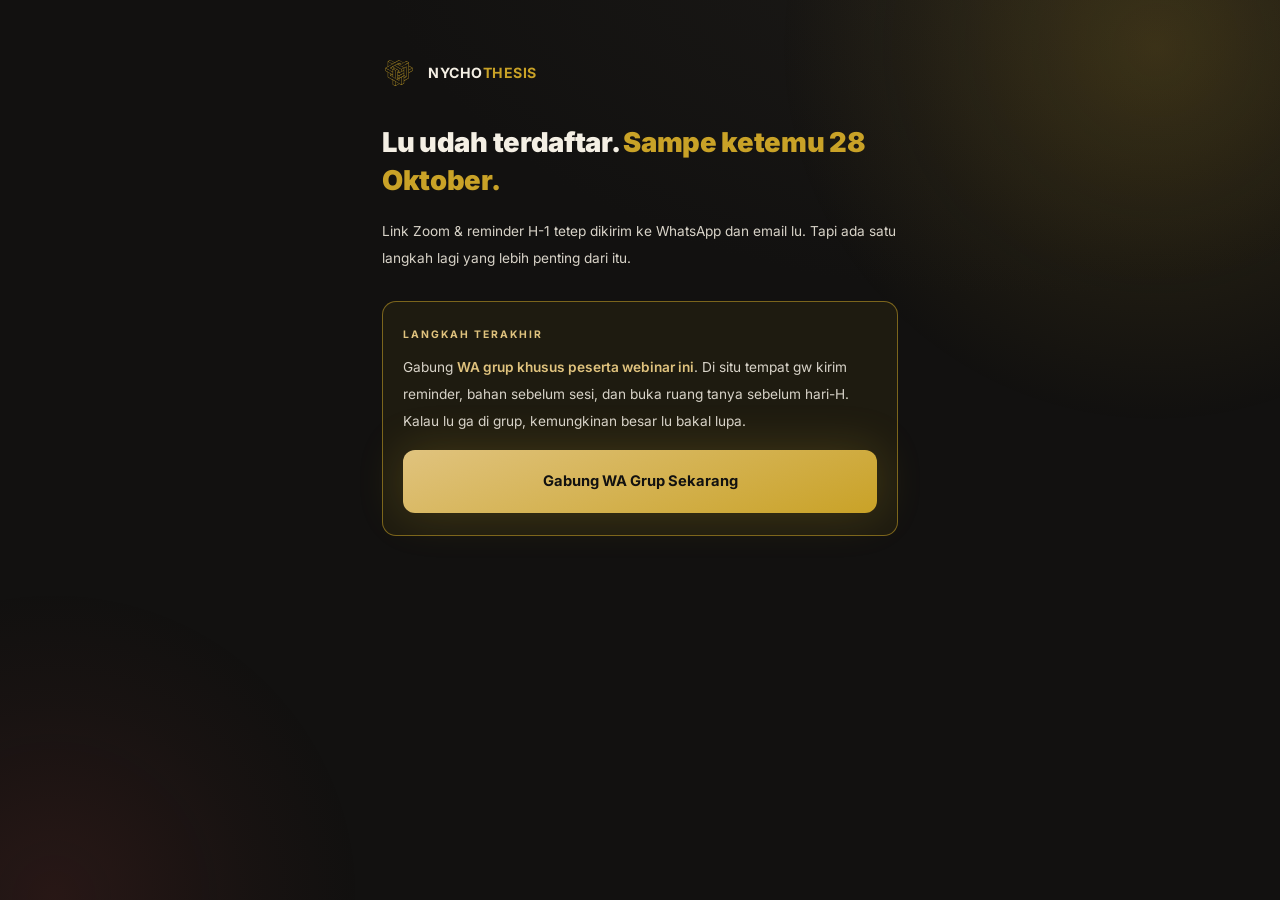
<file: webinar-thanks.html>
<!DOCTYPE html>
<html lang="id">
<head>
<meta charset="UTF-8">
<meta name="viewport" content="width=device-width, initial-scale=1.0">
<meta name="robots" content="noindex">
<title>Lu udah terdaftar</title>
<link rel="preload" as="font" type="font/woff2" href="assets/fonts/inter-900.woff2" crossorigin>
<link rel="preload" as="font" type="font/woff2" href="assets/fonts/inter-700.woff2" crossorigin>
<link rel="stylesheet" href="assets/fonts.css">
<link rel="stylesheet" href="funnel.css">

<!-- Google Analytics 4, ID sama kayak halaman lain di repo ini. -->
<script async src="https://www.googletagmanager.com/gtag/js?id=G-FFND4PK6SC"></script>
<script>
  window.dataLayer = window.dataLayer || [];
  function gtag(){ dataLayer.push(arguments); }
  gtag('js', new Date());
  gtag('config', 'G-FFND4PK6SC');
</script>

<!-- funnel.css ga punya style buat panel gold outline (itu cuma didefinisiin
     lokal di index.html), jadi versi ringkasnya dituliskan ulang di sini. -->
<style>
  .wa-panel {
    border: 1px solid rgba(201, 162, 39, .55); background: rgba(201, 162, 39, .07);
    border-radius: 14px; padding: 22px 20px; margin-bottom: 28px;
  }
  .wa-eyebrow {
    display: block; color: var(--gold-soft); font-size: .72rem; font-weight: 700;
    letter-spacing: 2px; text-transform: uppercase; margin-bottom: 10px;
  }
  .wa-panel p { font-size: .95rem; color: #d8d3c8; margin-bottom: 16px; }
</style>
</head>
<body>
<div class="aura" aria-hidden="true"><i class="a1"></i><i class="a2"></i></div>

<div class="wrap">

  <div class="brand">
    <img src="assets/logo.svg" alt="" width="34" height="34">
    <div class="brand-name">NYCHO<span>THESIS</span></div>
  </div>

  <h1>Lu udah terdaftar. <em>Sampe ketemu 28 Oktober.</em></h1>
  <p class="sub">Link Zoom & reminder H-1 tetep dikirim ke WhatsApp dan email lu. Tapi ada satu langkah lagi yang lebih penting dari itu.</p>

  <div class="wa-panel">
    <span class="wa-eyebrow">Langkah terakhir</span>
    <p>Gabung <b>WA grup khusus peserta webinar ini</b>. Di situ tempat gw kirim reminder, bahan sebelum sesi, dan buka ruang tanya sebelum hari-H. Kalau lu ga di grup, kemungkinan besar lu bakal lupa.</p>
    <a class="btn-primary" href="https://chat.whatsapp.com/LgJniU6pz9N2HVb0LAvQn0?mode=gi_t" id="wa-join-link">Gabung WA Grup Sekarang</a>
  </div>

</div>

</body>
</html>
</file>
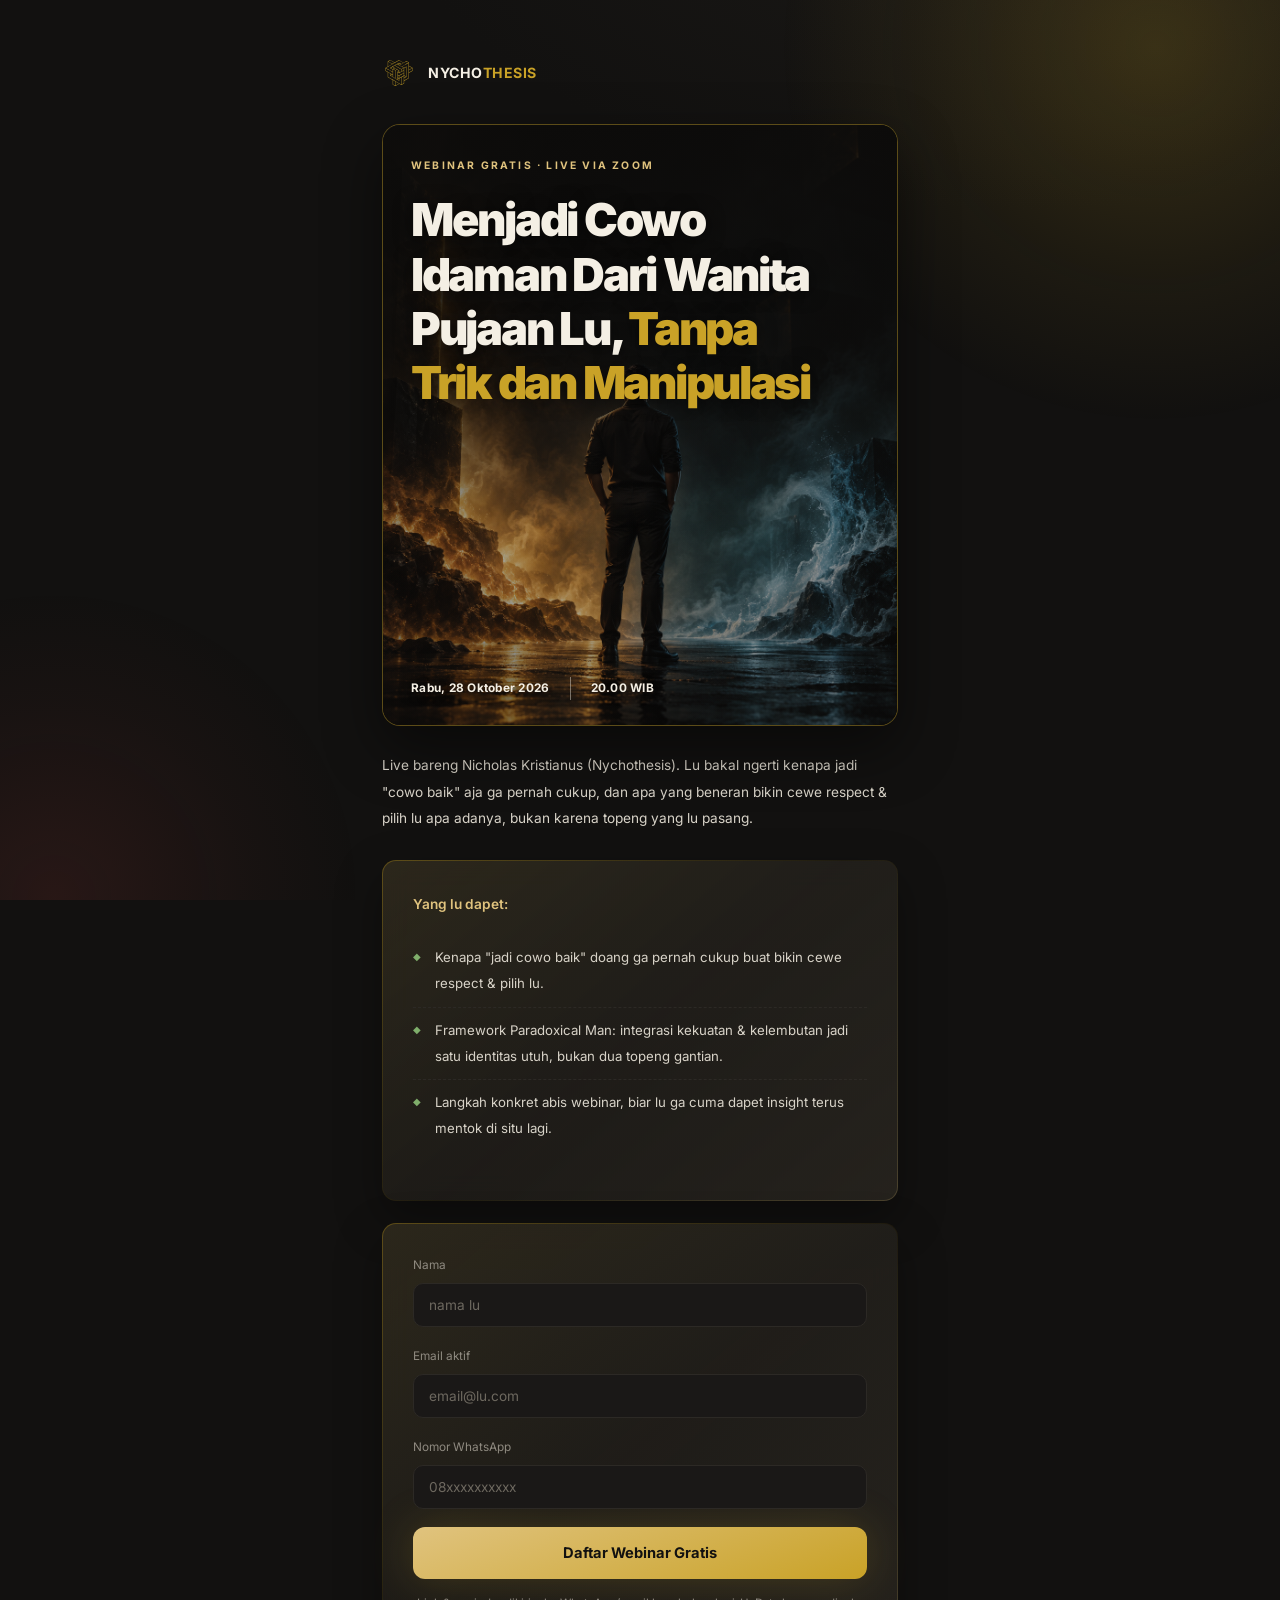
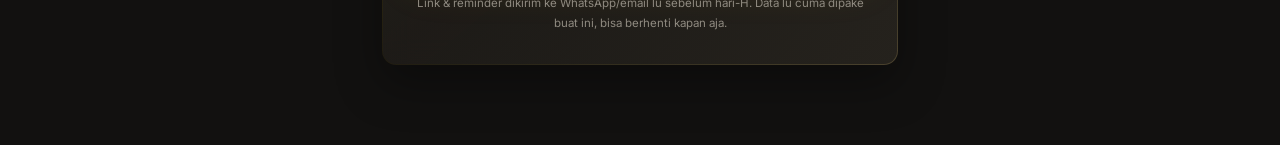
<file: webinar.html>
<!DOCTYPE html>
<html lang="id">
<head>
<meta charset="UTF-8">
<meta name="viewport" content="width=device-width, initial-scale=1.0">
<meta name="robots" content="noindex">
<title>Webinar Gratis: Menjadi Cowo Idaman Dari Wanita Pujaan Lu</title>
<!-- Preload cuma weight yang beneran kepake di halaman ini (900 buat h1,
     700 buat tombol/label, 400 buat body), samain pola sama index.html.
     optin.html/thanks.html masih preload atkinson-400 yang filenya udah
     ga ada (peninggalan sebelum body font pindah ke Inter) -- jangan
     ditiru di sini. -->
<link rel="preload" as="font" type="font/woff2" href="assets/fonts/inter-900.woff2" crossorigin>
<link rel="preload" as="font" type="font/woff2" href="assets/fonts/inter-700.woff2" crossorigin>
<link rel="preload" as="font" type="font/woff2" href="assets/fonts/inter-400.woff2" crossorigin>
<link rel="stylesheet" href="assets/fonts.css">
<link rel="stylesheet" href="funnel.css">

<!-- Google Analytics 4, ID sama kayak halaman lain di repo ini. -->
<script async src="https://www.googletagmanager.com/gtag/js?id=G-FFND4PK6SC"></script>
<script>
  window.dataLayer = window.dataLayer || [];
  function gtag(){ dataLayer.push(arguments); }
  gtag('js', new Date());
  gtag('config', 'G-FFND4PK6SC');
</script>
</head>
<body>
<div class="aura" aria-hidden="true"><i class="a1"></i><i class="a2"></i></div>

<div class="wrap">

  <div class="brand">
    <img src="assets/logo.svg" alt="" width="34" height="34">
    <div class="brand-name">NYCHO<span>THESIS</span></div>
  </div>

  <section class="webinar-poster" aria-labelledby="webinar-title">
    <img src="assets/webinar-paradoxical-man-hero.png" alt="Sosok pria berdiri di antara elemen api dan air" width="1122" height="1402">
    <div class="poster-scrim"></div>
    <div class="poster-copy">
      <span class="eyebrow">Webinar Gratis &middot; Live via Zoom</span>
      <h1 id="webinar-title">Menjadi Cowo Idaman Dari Wanita Pujaan Lu, <em>Tanpa Trik dan Manipulasi</em></h1>
      <div class="poster-meta">
        <span>Rabu, 28 Oktober 2026</span>
        <span>20.00 WIB</span>
      </div>
    </div>
  </section>

  <p class="sub webinar-intro">Live bareng Nicholas Kristianus (Nychothesis). Lu bakal ngerti kenapa jadi "cowo baik" aja ga pernah cukup, dan apa yang beneran bikin cewe respect &amp; pilih lu apa adanya, bukan karena topeng yang lu pasang.</p>

  <div class="panel" style="margin-bottom:22px;">
    <p style="font-size:.95rem; color:#d8d3c8; margin-bottom:14px;"><b>Yang lu dapet:</b></p>
    <ul class="list">
      <li>Kenapa "jadi cowo baik" doang ga pernah cukup buat bikin cewe respect &amp; pilih lu.</li>
      <li>Framework Paradoxical Man: integrasi kekuatan &amp; kelembutan jadi satu identitas utuh, bukan dua topeng gantian.</li>
      <li>Langkah konkret abis webinar, biar lu ga cuma dapet insight terus mentok di situ lagi.</li>
    </ul>
  </div>

  <div class="panel" id="form-panel">
    <form id="webinar-form" novalidate>
      <div class="field">
        <label for="nama">Nama</label>
        <input type="text" id="nama" name="field_1" placeholder="nama lu" required
               autocomplete="name" autocapitalize="words" spellcheck="false">
      </div>
      <div class="field">
        <label for="email">Email aktif</label>
        <input type="email" id="email" name="field_0" placeholder="email@lu.com" required
               autocomplete="email" inputmode="email"
               autocapitalize="off" autocorrect="off" spellcheck="false">
      </div>
      <div class="field">
        <label for="wa">Nomor WhatsApp</label>
        <input type="tel" id="wa" name="field_4" inputmode="numeric" autocomplete="tel" placeholder="08xxxxxxxxxx" required>
      </div>
      <input type="text" name="hpc4b27b6e-eb38-11e9-be00-06b4694bee2a" tabindex="-1" autocomplete="off" aria-hidden="true" class="hp" style="position:absolute;left:-9999px;width:1px;height:1px;opacity:0">
      <button type="submit" class="btn-primary" id="submit-btn">Daftar Webinar Gratis</button>
      <p class="err" id="err" hidden></p>
      <p class="micro">Link &amp; reminder dikirim ke WhatsApp/email lu sebelum hari-H. Data lu cuma dipake buat ini, bisa berhenti kapan aja.</p>
    </form>
  </div>

</div>

<script>
  (function () {
    // Endpoint sama kayak optin.html: satu list EmailOctopus, ga dipisah
    // per sumber pendaftaran (dikonfirmasi Nicho 2026-09-16).
    var ENDPOINT = 'https://eocampaign1.com/form/d55e6cce-8a68-11f1-9ee5-27fb991eb42d';

    var form = document.getElementById('webinar-form');
    var btn = document.getElementById('submit-btn');
    var err = document.getElementById('err');
    var labelAsli = btn.textContent;

    function tampilError(pesan) {
      err.textContent = pesan;
      err.hidden = false;
      btn.disabled = false;
      btn.textContent = labelAsli;
    }

    // Samain ke format 08xxxxxxxxxx, ngikutin data yang udah ada di list.
    function rapihinNomor(mentah) {
      var s = String(mentah).replace(/[\s\-\.\(\)]/g, '');
      if (s.charAt(0) === '+') s = s.slice(1);
      if (s.slice(0, 2) === '62') s = '0' + s.slice(2);
      else if (s.charAt(0) === '8') s = '0' + s;
      return s;
    }

    function nomorValid(s) {
      return /^08[1-9][0-9]{7,10}$/.test(s);
    }

    function emailValid(s) {
      return /^[^\s@]+@[^\s@]+\.[a-z]{2,}$/i.test(s);
    }

    form.addEventListener('submit', function (e) {
      e.preventDefault();
      err.hidden = true;

      if (!form.nama.value.trim() || !form.email.value.trim() || !form.wa.value.trim()) {
        tampilError('Isi dulu semua kolomnya ya.');
        return;
      }

      var isiNama = form.nama.value.trim();
      var isiEmail = form.email.value.trim();
      if (!emailValid(isiEmail) && emailValid(isiNama)) {
        form.nama.value = isiEmail;
        form.email.value = isiNama;
      }

      if (!emailValid(form.email.value.trim())) {
        tampilError('Emailnya kayaknya salah ketik. Cek lagi ya.');
        return;
      }

      var nomor = rapihinNomor(form.wa.value);
      if (!nomorValid(nomor)) {
        tampilError('Nomor WhatsApp-nya belum bener. Contoh: 08123456789');
        return;
      }
      form.wa.value = nomor;

      btn.disabled = true;
      btn.textContent = 'Lagi ngirim...';

      var data = new URLSearchParams(new FormData(form));

      fetch(ENDPOINT, {
        method: 'POST',
        headers: { 'Content-Type': 'application/x-www-form-urlencoded' },
        body: data
      }).then(function (res) {
        if (res.ok) { window.location.href = 'index.html?oto=1&source=webinar'; return null; }
        return res.json().catch(function () { return null; });
      }).then(function (j) {
        if (j === null) return;
        var pesan = (j && j.error && j.error.message) || 'Gagal ngirim. Coba lagi bentar.';
        tampilError(pesan);
      }).catch(function () {
        tampilError('Koneksinya bermasalah. Coba lagi bentar.');
      });
    });
  })();
</script>
</body>
</html>
</file>
<file: assets/fonts.css>
/* ============ FONT LOKAL ============
   Dulu font ditarik dari Google Fonts. Masalahnya bukan ukuran file, tapi
   browser harus nyari alamat + salaman keamanan ke DUA domain asing
   (fonts.googleapis.com terus fonts.gstatic.com) sebelum teks bisa dirapiin.
   Di HP dengan sinyal pas-pasan, itu bagian yang paling kerasa lama.

   Sekarang file font-nya ada di assets/fonts/, satu server sama halamannya.
   Nol domain asing, nol salaman tambahan.

   Bonus: Google Fonts ngirim alamat IP tiap pengunjung ke Google. Sekarang
   enggak lagi.

   Cuma potongan huruf latin yang diambil. Poppins bawaannya ikut nyeret
   Devanagari yang ga bakal kepake buat bahasa Indonesia.

   Weight-nya SENGAJA cuma yang dipake sekarang (Poppins 400/500/600/700/900,
   Inter 400/500/600/700/800/900). Dulu badan teksnya Atkinson Hyperlegible,
   diganti Inter 2026-08-17 (Nicho lebih suka tampilannya). 2026-08-19:
   judul/tombol/label juga dipindah dari Poppins ke Inter (Poppins masih
   ke-load, belum dicabut, biar gampang direvert), size-adjust disamain ke
   90% kayak homepage, dan SEMUA angka font-weight yang kepake di CSS
   dilengkapin file aslinya (bukan cuma 400/700/900), soalnya tanpa itu
   browser bulatin ke weight terdekat yang ada dan hierarki headline/
   subheadline/judul-section jadi kepampat (riwayat lengkap penjelasannya
   ada di assets/fonts.css homepage). Kalo nambah weight baru di CSS,
   file-nya harus diunduh dan didaftarin di sini juga.

   Lisensi: Poppins sama Inter dua-duanya Open Font License, jadi naro
   file-nya di server sendiri emang diizinin.

   font-display: swap = teks langsung kebaca pake font cadangan, terus ditimpa
   begitu font aslinya nyampe. Lebih baik daripada halaman kosong sedetik. */

@font-face {
  font-family: 'Poppins';
  font-style: normal;
  font-weight: 400;
  font-display: swap;
  src: url('fonts/poppins-400.woff2') format('woff2');
}
@font-face {
  font-family: 'Poppins';
  font-style: normal;
  font-weight: 500;
  font-display: swap;
  src: url('fonts/poppins-500.woff2') format('woff2');
}
@font-face {
  font-family: 'Poppins';
  font-style: normal;
  font-weight: 600;
  font-display: swap;
  src: url('fonts/poppins-600.woff2') format('woff2');
}
@font-face {
  font-family: 'Poppins';
  font-style: normal;
  font-weight: 700;
  font-display: swap;
  src: url('fonts/poppins-700.woff2') format('woff2');
}
@font-face {
  font-family: 'Poppins';
  font-style: normal;
  font-weight: 900;
  font-display: swap;
  src: url('fonts/poppins-900.woff2') format('woff2');
}

@font-face {
  font-family: 'Inter';
  font-style: normal;
  font-weight: 400;
  font-display: swap;
  src: url('fonts/inter-400.woff2') format('woff2');
  size-adjust: 90%;
}
@font-face {
  font-family: 'Inter';
  font-style: normal;
  font-weight: 500;
  font-display: swap;
  src: url('fonts/inter-500.woff2') format('woff2');
  size-adjust: 90%;
}
@font-face {
  font-family: 'Inter';
  font-style: normal;
  font-weight: 600;
  font-display: swap;
  src: url('fonts/inter-600.woff2') format('woff2');
  size-adjust: 90%;
}
@font-face {
  font-family: 'Inter';
  font-style: normal;
  font-weight: 700;
  font-display: swap;
  src: url('fonts/inter-700.woff2') format('woff2');
  size-adjust: 90%;
}
@font-face {
  font-family: 'Inter';
  font-style: normal;
  font-weight: 800;
  font-display: swap;
  src: url('fonts/inter-800.woff2') format('woff2');
  size-adjust: 90%;
}
@font-face {
  font-family: 'Inter';
  font-style: normal;
  font-weight: 900;
  font-display: swap;
  src: url('fonts/inter-900.woff2') format('woff2');
  size-adjust: 90%;
}
</file>
<file: funnel.css>
:root {
  --bg:        #121110;
  --bg-soft:   #1a1817;
  --card:      #1d1b19;
  --card-2:    #211f1c;
  --line:      #2c2925;
  --gold:      #C9A227;
  --gold-soft: #e0c37e;
  --maroon:    #B0413C;
  --text:      #F4EFE4;
  --muted:     #8f8a80;
  --muted-2:   #6d685f;
  --green:     #7fae6b;
  --radius:    14px;
  --shadow:    0 10px 30px rgba(0,0,0,.35);
}

* { box-sizing: border-box; margin: 0; padding: 0; }

body {
  font-family: 'Inter', system-ui, sans-serif;
  background: radial-gradient(1200px 700px at 80% -10%, #1c1a17 0%, var(--bg) 55%);
  color: var(--text);
  font-size: 16px;
  line-height: 1.75;
  -webkit-font-smoothing: antialiased;
  min-height: 100vh;
}

/* 2026-08-19: judul, tombol, sama label ikut Inter juga sekarang, samain
   kayak homepage. Poppins masih ke-load (belum dicabut @font-face-nya)
   biar gampang direvert. */
p, li, dd, blockquote { font-family: 'Inter', sans-serif; }

b, strong { font-weight: 600; color: var(--gold-soft); }

/* ============ AURA: bola cahaya latar ============
   Ini yang bikin halaman berasa "mahal", bukan animasi scroll. Permukaannya
   jadi ga pernah warna rata: selalu ada cahaya yang jatuh dari suatu arah.

   Dua hal penting soal cara bikinnya:
   1. Ga pake filter: blur(). Radial-gradient yang ujungnya transparan udah
      lembut dari sananya, dan ongkosnya nol. blur() di benda selebar layar
      itu berat banget di HP.
   2. Yang dianimasiin cuma transform, dan bolanya position:fixed. Jadi dia
      digarap kartu grafis dan ga maksa halaman ngitung ulang tata letak.
   Pelan banget (20-30 detik sekali putaran) biar kerasa "idup" tanpa bikin
   mata capek atau ngerebut perhatian dari teks. */
.aura { position: fixed; inset: 0; z-index: 0; pointer-events: none; overflow: hidden; }
.aura i { position: absolute; display: block; border-radius: 50%; }
.aura .a1 {
  width: 78vw; height: 78vw; max-width: 760px; max-height: 760px;
  top: -26vw; right: -20vw;
  background: radial-gradient(circle, rgba(201,162,39,.20), rgba(201,162,39,.06) 45%, transparent 70%);
  animation: apung-a 24s ease-in-out infinite;
}
.aura .a2 {
  width: 66vw; height: 66vw; max-width: 620px; max-height: 620px;
  bottom: -24vw; left: -20vw;
  background: radial-gradient(circle, rgba(176,65,60,.14), rgba(176,65,60,.04) 45%, transparent 70%);
  animation: apung-b 31s ease-in-out infinite;
}
@keyframes apung-a {
  0%, 100% { transform: translate3d(0,0,0) scale(1); }
  50%      { transform: translate3d(-4vw, 5vh, 0) scale(1.12); }
}
@keyframes apung-b {
  0%, 100% { transform: translate3d(0,0,0) scale(1); }
  50%      { transform: translate3d(5vw, -4vh, 0) scale(1.15); }
}

/* Isi halaman harus di ATAS aura, makanya dikasih lapis sendiri. */
.wrap { max-width: 560px; margin: 0 auto; padding: 56px 22px 80px; position: relative; z-index: 1; }
.wrap-wide { max-width: 720px; margin: 0 auto; padding: 40px 22px 80px; position: relative; z-index: 1; }

h1 {
  font-size: 1.9rem; font-weight: 900; line-height: 1.25;
  letter-spacing: -.01em; margin-bottom: 18px;
}
h1 em { font-style: normal; color: var(--gold); }

.sub { color: #d8d3c8; font-size: .95rem; margin-bottom: 30px; }

.eyebrow {
  display: inline-block; margin-bottom: 14px;
  color: var(--gold-soft); font-size: .72rem; font-weight: 700;
  letter-spacing: 2.2px; text-transform: uppercase;
}

/* ============ POSTER WEBINAR ============
   Referensinya menaruh event sebagai visual utama, bukan sekadar hiasan di
   samping form. Semua teks dibuat HTML supaya copy tetap tajam di retina apa
   pun dan gampang direvisi tanpa nge-render gambar lagi. */
.webinar-poster {
  position: relative; isolation: isolate; overflow: hidden;
  min-height: 600px; margin: 0 0 26px; border-radius: 18px;
  background: #0e0e0d; border: 1px solid rgba(201,162,39,.42);
  box-shadow: 0 22px 58px rgba(0,0,0,.48);
}
.webinar-poster > img {
  position: absolute; inset: 0; z-index: -2; width: 100%; height: 100%;
  object-fit: cover; object-position: center bottom;
}
.poster-scrim {
  position: absolute; inset: 0; z-index: -1;
  background:
    linear-gradient(180deg, rgba(12,11,10,.92) 0%, rgba(12,11,10,.68) 42%, rgba(12,11,10,.13) 67%, rgba(12,11,10,.42) 100%),
    linear-gradient(90deg, rgba(12,11,10,.42), transparent 56%, rgba(12,11,10,.25));
}
.poster-copy {
  min-height: 600px; padding: 30px 28px 25px; display: flex;
  flex-direction: column; align-items: flex-start;
}
.poster-copy .eyebrow { margin-bottom: 18px; }
.poster-copy h1 {
  max-width: 430px; font-size: clamp(2rem, 8vw, 3.15rem); line-height: 1.08;
  letter-spacing: -.045em; text-wrap: balance; text-shadow: 0 2px 18px rgba(0,0,0,.55);
}
.poster-meta {
  display: flex; flex-wrap: wrap; gap: 8px 20px; margin-top: auto;
  padding-top: 90px; color: var(--text); font-size: .82rem; font-weight: 700;
  letter-spacing: .02em; text-shadow: 0 2px 12px rgba(0,0,0,.8);
}
.poster-meta span + span { padding-left: 20px; border-left: 1px solid rgba(244,239,228,.42); }
.webinar-intro { margin-bottom: 28px; }

@media (max-width: 390px) {
  .webinar-poster, .poster-copy { min-height: 535px; }
  .poster-copy { padding: 25px 22px 22px; }
  .poster-copy h1 { font-size: 1.94rem; }
  .poster-meta { padding-top: 70px; gap: 4px; flex-direction: column; align-items: flex-start; }
  .poster-meta span + span { padding-left: 0; border-left: 0; }
}

/* Panel jadi kaca buram, bukan kotak padat. Aura di belakangnya jadi
   nembus samar, dan itu yang bikin permukaannya berasa punya kedalaman.
   Garis tepinya bergradien (emas terang ke redup) lewat trik dua latar:
   padding-box buat isinya, border-box buat garisnya. */
.panel {
  background:
    linear-gradient(180deg, rgba(33,31,28,.82), rgba(29,27,25,.82)) padding-box,
    linear-gradient(140deg, rgba(201,162,39,.42), rgba(201,162,39,.08) 50%, rgba(224,195,126,.28)) border-box;
  border: 1px solid transparent;
  -webkit-backdrop-filter: blur(14px); backdrop-filter: blur(14px);
  border-radius: var(--radius); padding: 30px;
  box-shadow: 0 18px 46px rgba(0,0,0,.34);
}

.list { list-style: none; margin: 18px 0; }
.list li {
  padding: 10px 0 10px 22px; border-bottom: 1px dashed var(--line);
  position: relative; font-size: .92rem; color: #d8d3c8;
}
.list li:last-child { border-bottom: none; }
.list li::before {
  content: "\25C6"; position: absolute; left: 0; top: 13px;
  color: var(--green); font-size: .65rem;
}

label { display: block; font-size: .82rem; color: var(--muted); margin-bottom: 6px; }
.field { margin-bottom: 18px; }
input[type=text], input[type=email], input[type=tel] {
  width: 100%; font-family: inherit; font-size: .95rem; color: var(--text);
  background: var(--bg-soft); border: 1px solid var(--line);
  border-radius: 10px; padding: 13px 15px;
}
input:focus { outline: none; border-color: var(--gold); }
input::placeholder { color: var(--muted-2); }

.btn-primary {
  display: block; width: 100%; border: 0; cursor: pointer;
  background: linear-gradient(160deg, var(--gold-soft), var(--gold));
  color: #121110;
  font-family: 'Inter', sans-serif; font-weight: 700; font-size: 1.02rem;
  text-align: center; text-decoration: none;
  padding: 17px 28px; border-radius: 12px;
  box-shadow: 0 0 45px rgba(201, 162, 39, .22);
  transition: .18s;
}
.btn-primary:hover { transform: translateY(-1px); box-shadow: 0 0 60px rgba(201, 162, 39, .32); }

.btn-secondary {
  display: block; width: fit-content; margin: 16px auto 0;
  color: var(--muted); font-size: .85rem; font-weight: 500; text-decoration: none;
  padding: 9px 18px; border: 1px solid var(--line); border-radius: 10px;
  background: var(--bg-soft); transition: .18s;
}
.btn-secondary:hover { color: var(--text); border-color: #3a3630; }

.micro { font-size: .8rem; color: var(--muted); margin-top: 14px; line-height: 1.6; text-align: center; }

.hp { position: absolute; left: -9999px; width: 1px; height: 1px; opacity: 0; }
.err {
  margin-top: 14px; font-size: .85rem; color: #e0908c;
  background: rgba(176, 65, 60, .1); border: 1px solid rgba(176, 65, 60, .5);
  border-radius: 10px; padding: 11px 14px; text-align: center;
}
button.btn-primary[disabled] { opacity: .6; cursor: default; transform: none; }

.brand { display: flex; align-items: center; gap: 12px; margin-bottom: 34px; }
.brand svg, .brand img { width: 34px; height: 34px; flex: 0 0 auto; }
.brand-name { font-weight: 700; font-size: .98rem; letter-spacing: .5px; }
.brand-name span { color: var(--gold); }


/* Yang minta gerakan dikurangin: auranya tetep ada (dia bagian dari rasa
   halamannya), tapi berhenti gerak. */
@media (prefers-reduced-motion: reduce) {
  .aura .a1, .aura .a2 { animation: none; }
}
</file>
